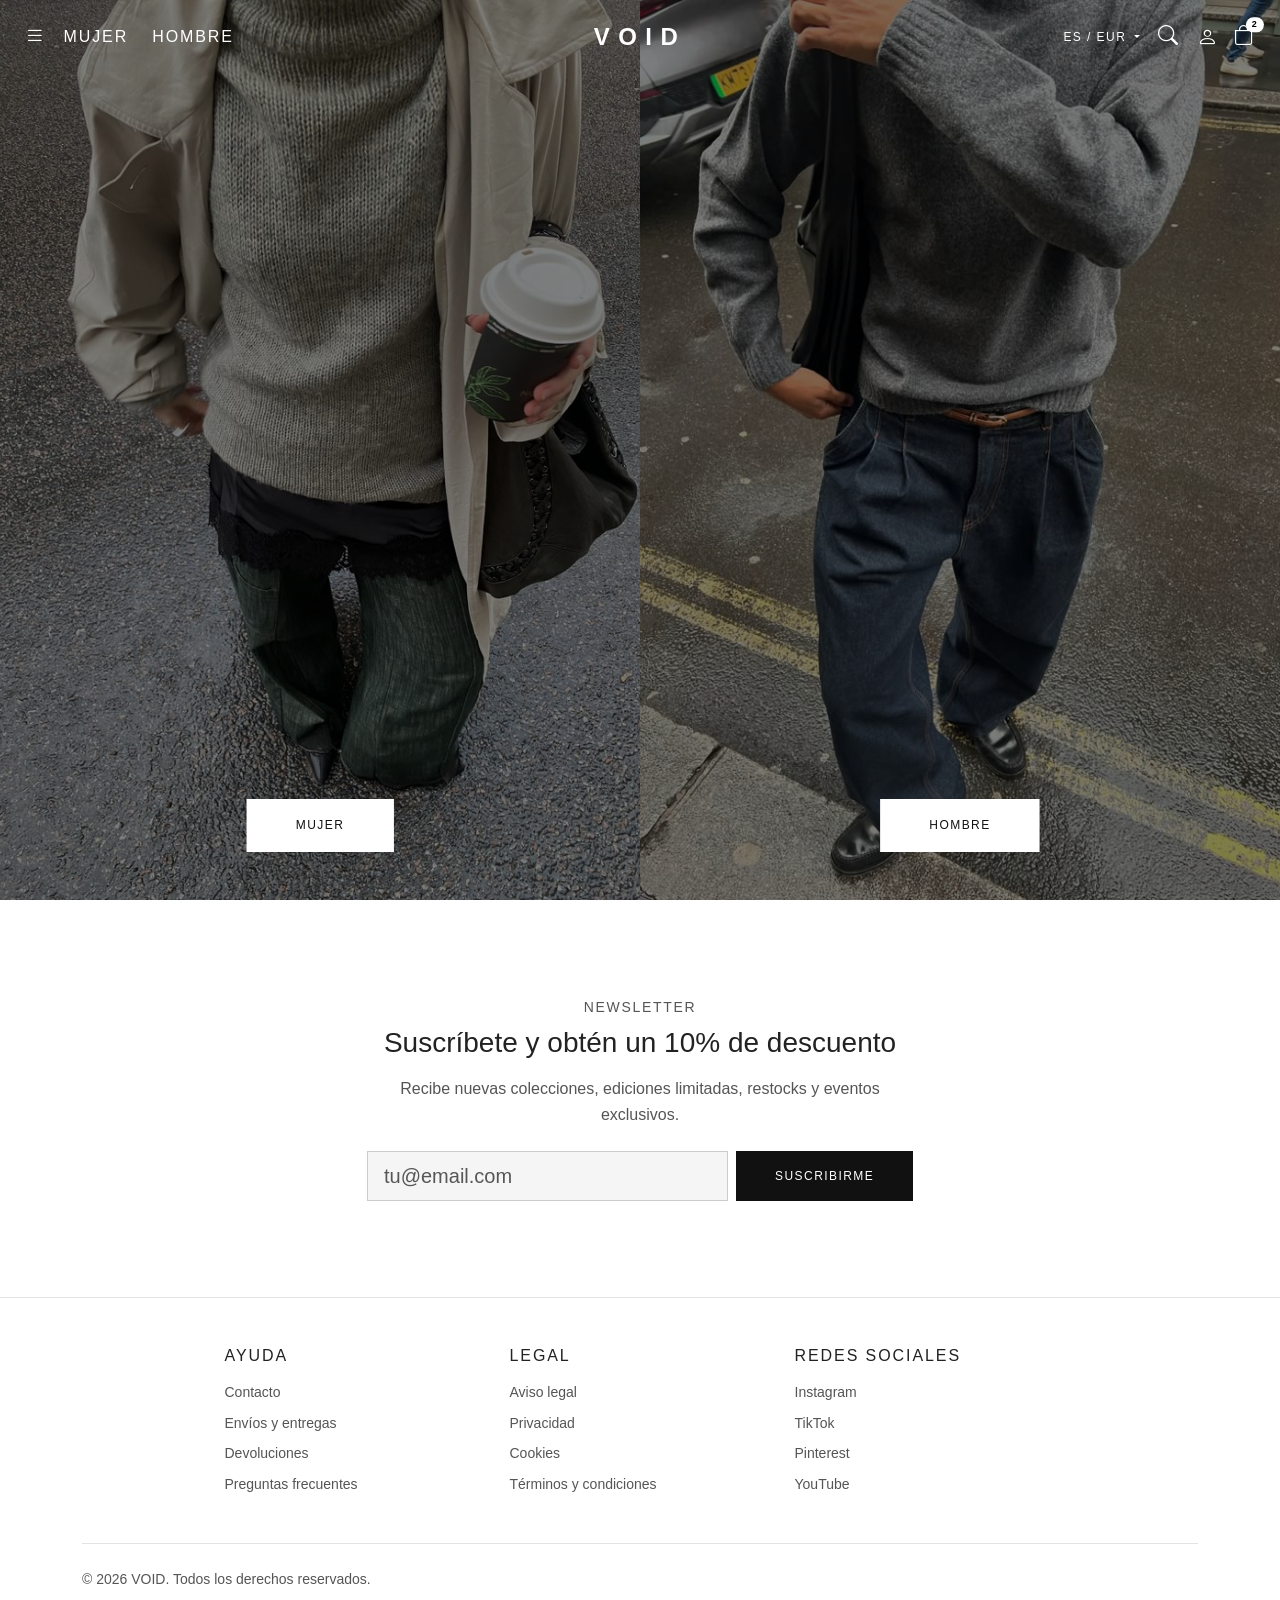
<file: index.html>
<!DOCTYPE html>
<html lang="es">

<head>
    <meta charset="UTF-8">
    <meta name="viewport" content="width=device-width, initial-scale=1">
    <meta name="description" content="VOID · Moda urbana minimalista. Colecciones de mujer y hombre.">
    <title>VOID · Moda urbana minimalista</title>

    <!-- Bootstrap Icons local + CSS generado con Sass -->
    <link rel="stylesheet" href="css/bootstrap-icons.min.css">
    <link rel="stylesheet" href="css/custom.css">
</head>

<body>
    <!-- ============================================================
       HEADER DINÁMICO
       Empieza transparente sobre el hero y pasa a blanco al hacer scroll (js/script.js).
       Iconos: Bootstrap Icons v1.13.2 (https://icons.getbootstrap.com/) · licencia MIT.
       ============================================================ -->
    <header class="fixed-top w-100">
        <nav class="navbar py-3 py-lg-4" aria-label="Barra de navegación principal">
            <div class="container-fluid px-3 px-lg-4 position-relative">

                <!-- Zona izquierda: menú móvil + categorías de escritorio -->
                 <!-- El botón hamburguesa abre el menú lateral (Offcanvas) 
                  en todas las resoluciones, complementado en el escritorio por accesos directos Mujer/Hombre. -->
                <div class="d-flex align-items-center gap-3">
                    <button class="btn btn-link p-0 header-btn" type="button" data-bs-toggle="offcanvas"
                        data-bs-target="#menuOffcanvas" aria-controls="menuOffcanvas" aria-label="Abrir menú">
                        <i class="bi bi-list fs-5 lh-1" aria-hidden="true"></i>
                    </button>

                    <div class="d-none d-lg-flex align-items-center gap-4">
                        <a class="nav-link p-0 small text-uppercase tracking-wide" href="#mujer">Mujer</a>
                        <a class="nav-link p-0 small text-uppercase tracking-wide" href="#hombre">Hombre</a>
                    </div>
                </div>

                <!-- Zona central: logotipo siempre centrado -->
                <a class="navbar-brand position-absolute top-50 start-50 translate-middle m-0 py-0 brand-void"
                    href="index.html" aria-label="VOID, ir a la página principal">
                    VOID
                </a>

                <!-- Zona derecha: país, búsqueda, perfil y cesta -->
                <div class="d-flex align-items-center gap-3">
                    <div class="dropdown d-none d-md-block">
                        <button
                            class="btn btn-link text-decoration-none p-0 small tracking-wide dropdown-toggle header-btn"
                            type="button" data-bs-toggle="dropdown" aria-expanded="false">
                            ES / EUR
                        </button>
                        <ul class="dropdown-menu dropdown-menu-end rounded-0 border-0 shadow-sm mt-3">
                            <li><a class="dropdown-item small" href="#">España · EUR</a></li>
                            <li><a class="dropdown-item small" href="#">Francia · EUR</a></li>
                            <li><a class="dropdown-item small" href="#">Portugal · EUR</a></li>
                            <li><a class="dropdown-item small" href="#">Reino Unido · GBP</a></li>
                        </ul>
                    </div>
                    <!--boton de busqueda que abre el overlay de busqueda-->
                    <button class="btn btn-link p-0 header-btn" type="button" data-bs-toggle="offcanvas"
                        data-bs-target="#searchOverlay" aria-controls="searchOverlay" aria-label="Buscar">
                        <i class="bi bi-search fs-5 lh-1" aria-hidden="true"></i>
                    </button>

                    <a class="header-link d-inline-flex align-items-center" href="login.html" aria-label="Mi perfil">
                        <i class="bi bi-person fs-5 lh-1" aria-hidden="true"></i>
                    </a>
                    <!-- Botón del carrito -->
                    <!-- el contenido del carrito es estático para la maquetación -->
                    <button class="btn btn-link position-relative p-0 header-btn" type="button"
                        data-bs-toggle="offcanvas" data-bs-target="#cartOffcanvas" aria-controls="cartOffcanvas"
                        aria-label="Abrir cesta de la compra, 2 productos">
                        <i class="bi bi-bag fs-5 lh-1" aria-hidden="true"></i>
                        <span
                            class="position-absolute top-0 start-100 translate-middle badge rounded-pill header-cart-badge">
                            2
                        </span>
                    </button>
                </div>

            </div>
        </nav>
    </header>

    <main>
        <!-- Título principal para SEO -->
        <h1 class="visually-hidden">VOID · Moda urbana minimalista</h1>

        <!-- ============================================================
        HERO · Pantalla completa y dos columnas hombre/mujer
        Móvil: imagen de mujer de fondo (col-12) con ambos botones centrados.
        Escritorio: mujer y hombre al 50% con sus botones correspondientes.
        ============================================================ -->
        <section aria-label="Colecciones destacadas" class="position-relative vh-100 overflow-hidden">
            <div class="container-fluid g-0 h-100">
                <div class="row g-0 h-100">

                    <!-- Columna Mujer: fondo en móvil y 50% en escritorio -->
                    <div id="mujer" class="col-12 col-md-6 position-relative h-100 overflow-hidden">
                        <img src="img/cat-mujer.jpg"
                            class="position-absolute top-0 start-0 w-100 h-100 object-fit-cover"
                            alt="Bolso de la colección de mujer VOID">
                        <div class="position-absolute top-0 start-0 w-100 h-100 bg-black opacity-50"></div>

                        <!-- Botón individual de Mujer: visible únicamente en escritorio -->
                        <a href="#pills-mujer"
                            class="btn btn-light position-absolute bottom-0 start-50 translate-middle-x mb-5 px-5 py-3 d-none d-md-inline-block z-2">
                            Mujer
                        </a>
                    </div>

                    <!-- Columna Hombre: oculta en móvil, visible desde md -->
                    <div id="hombre" class="col-md-6 d-none d-md-block position-relative h-100 overflow-hidden">
                        <img src="img/cat-hombre.jpg"
                            class="position-absolute top-0 start-0 w-100 h-100 object-fit-cover"
                            alt="Pantalón de la colección de hombre VOID">
                        <div class="position-absolute top-0 start-0 w-100 h-100 bg-black opacity-50"></div>

                        <!-- Botón individual de Hombre: visible únicamente en escritorio  -->
                        <a href="#pills-hombre"
                            class="btn btn-light position-absolute bottom-0 start-50 translate-middle-x mb-5 px-5 py-3 d-none d-md-inline-block z-2">
                            Hombre
                        </a>
                    </div>

                </div>
            </div>

            <!-- Contenedor flotante exclusivo para móvil: muestra ambos botones centrados sobre la pantalla -->
            <div
                class="position-absolute bottom-0 start-50 translate-middle-x mb-5 d-flex gap-2 d-md-none z-2 w-100 justify-content-center px-3">
                <a href="#pills-mujer" class="btn btn-light px-4 py-3 flex-fill text-center">
                    Mujer
                </a>
                <a href="#pills-hombre" class="btn btn-light px-4 py-3 flex-fill text-center">
                    Hombre
                </a>
            </div>
        </section>


        <!-- ============================================================
         NEWSLETTER
         Formulario validado desde js/script.js
         ============================================================ -->
        <section id="newsletter" class="bg-white py-5">
            <div class="container py-4 py-lg-5">
                <div class="row justify-content-center text-center">
                    <div class="col-12 col-md-8 col-lg-6">

                        <p class="small text-uppercase text-secondary tracking-wide mb-2">Newsletter</p>
                        <h2 class="h3 mb-3">Suscríbete y obtén un 10% de descuento</h2>
                        <p class="text-secondary mb-4">
                            Recibe nuevas colecciones, ediciones limitadas, restocks y eventos exclusivos.
                        </p>

                        <form id="formNewsletter" class="form-validable row g-2 justify-content-center" novalidate
                            data-mensaje-ok="¡Gracias! Ya estás suscrito.">

                            <div class="col-12 col-sm-8">
                                <label for="emailNewsletter" class="visually-hidden">Correo electrónico</label>
                                <input type="email" class="form-control form-control-lg" id="emailNewsletter"
                                    name="email" placeholder="tu@email.com" autocomplete="email" required>
                                <div class="invalid-feedback text-start">Introduce un correo electrónico válido.</div>
                            </div>

                            <div class="col-12 col-sm-4 d-grid">
                                <button type="submit" class="btn btn-dark btn-sm">Suscribirme
                                </button>
                            </div>

                            <!-- Contenedor del mensaje de validación -->
                            <div class="col-12 mensaje-validacion alert d-none mt-3 mb-0" role="alert"></div>

                        </form>

                    </div>
                </div>
            </div>
        </section>
    </main>

    <!-- ============================================================
         FOOTER (antes de offcanvas y scripts)
         ============================================================ -->
    <footer class="bg-white border-top pt-5">
        <div class="container">

            <div class="row justify-content-center g-4 pb-5">

                <div class="col-6 col-md-3">
                    <h2 class="h6 text-uppercase tracking-wide mb-3">Ayuda</h2>
                    <ul class="list-unstyled d-grid gap-2 small mb-0">
                        <li><a class="link-secondary text-decoration-none" href="#">Contacto</a></li>
                        <li><a class="link-secondary text-decoration-none" href="#">Envíos y entregas</a></li>
                        <li><a class="link-secondary text-decoration-none" href="#">Devoluciones</a></li>
                        <li><a class="link-secondary text-decoration-none" href="#">Preguntas frecuentes</a></li>
                    </ul>
                </div>

                <div class="col-6 col-md-3">
                    <h2 class="h6 text-uppercase tracking-wide mb-3">Legal</h2>
                    <ul class="list-unstyled d-grid gap-2 small mb-0">
                        <li><a class="link-secondary text-decoration-none" href="#">Aviso legal</a></li>
                        <li><a class="link-secondary text-decoration-none" href="#">Privacidad</a></li>
                        <li><a class="link-secondary text-decoration-none" href="#">Cookies</a></li>
                        <li><a class="link-secondary text-decoration-none" href="#">Términos y condiciones</a></li>
                    </ul>
                </div>

                <div class="col-6 col-md-3">
                    <h2 class="h6 text-uppercase tracking-wide mb-3">Redes sociales</h2>
                    <ul class="list-unstyled d-grid gap-2 small mb-0">
                        <li><a class="link-secondary text-decoration-none" href="#">Instagram</a></li>
                        <li><a class="link-secondary text-decoration-none" href="#">TikTok</a></li>
                        <li><a class="link-secondary text-decoration-none" href="#">Pinterest</a></li>
                        <li><a class="link-secondary text-decoration-none" href="#">YouTube</a></li>
                    </ul>
                </div>

            </div>

            <div class="border-top py-4 d-flex flex-column flex-md-row justify-content-between gap-2">
                <p class="small text-secondary mb-0">© 2026 VOID. Todos los derechos reservados.</p>
            </div>

        </div>
    </footer>



    <!-- ============================================================
       OFF CANVAS · MENÚ MÓVIL
       Se abre con el botón hamburguesa y sus enlaces se cierran
       desde js/script.js.
       ============================================================ -->
    <aside class="offcanvas offcanvas-start" tabindex="-1" id="menuOffcanvas" aria-labelledby="menuOffcanvasLabel">
        <div class="offcanvas-header border-bottom">
            <h2 class="offcanvas-title brand-void fs-5" id="menuOffcanvasLabel">VOID</h2>
            <button type="button" class="btn-close" data-bs-dismiss="offcanvas" aria-label="Cerrar menú"></button>
        </div>

        <div class="offcanvas-body d-flex flex-column p-4">

            <!-- Pestañas Hombre / Mujer con nav tabs pills de Bootstrap-->
            <ul class="nav nav-pills nav-fill gap-2 mb-4" id="pills-tab" role="tablist">
                <li class="nav-item" role="presentation">
                    <button class="nav-link active text-uppercase tracking-wide rounded-0 py-2" id="pills-mujer-tab"
                        data-bs-toggle="pill" data-bs-target="#pills-mujer" type="button" role="tab"
                        aria-controls="pills-mujer" aria-selected="true">
                        Mujer
                    </button>
                </li>
                <li class="nav-item" role="presentation">
                    <button class="nav-link text-uppercase tracking-wide rounded-0 py-2" id="pills-hombre-tab"
                        data-bs-toggle="pill" data-bs-target="#pills-hombre" type="button" role="tab"
                        aria-controls="pills-hombre" aria-selected="false">
                        Hombre
                    </button>
                </li>
            </ul>

            <!-- Contenido de cada pestaña -->
            <div class="tab-content" id="pills-tabContent">
                <!-- Panel Mujer -->
                <div class="tab-pane fade show active" id="pills-mujer" role="tabpanel"
                    aria-labelledby="pills-mujer-tab">
                    <nav class="nav flex-column gap-0" aria-label="Categorías de la tienda">
                        <a class="nav-link px-0 text-dark text-uppercase small tracking-wide" href="#mujer">Ver todo
                            Mujer</a>
                        <a class="nav-link px-0 text-dark text-uppercase small tracking-wide"
                            href="#coleccion-mujer">Colección</a>
                        <!--Subcategorias dentro de colección-->
                        <div class="d-flex flex-column gap-0 ps-3 border-start">
                            <a class="nav-link px-0 text-secondary small tracking-wide"
                                href="#camisetas-mujer">Camisetas</a>
                            <a class="nav-link px-0 text-secondary small tracking-wide" href="#hoodies-mujer">Hoodies</a>
                            <a class="nav-link px-0 text-secondary small tracking-wide"
                                href="#pantalones-mujer">Pantalones</a>
                            <a class="nav-link px-0 text-secondary small tracking-wide" href="#jeans-mujer">Jeans</a>
                            <a class="nav-link px-0 text-secondary small tracking-wide" href="#calzado-mujer">Calzado</a>
                            <a class="nav-link px-0 text-secondary small tracking-wide"
                                href="#accesorios-mujer">Accesorios</a>
                        </div>
                        <a class="nav-link px-0 text-secondary text-uppercase small tracking-wide"
                            href="#novedades-mujer">Novedades</a>
                        <!--Bootstrap para ver el texto rojo-->
                        <a class="nav-link px-0 text-danger text-uppercase small tracking-wide"
                            href="#promociones-mujer">
                            Promociones
                        </a>
                    </nav>
                </div>

                <!-- Panel Hombre -->
                <div class="tab-pane fade" id="pills-hombre" role="tabpanel" aria-labelledby="pills-hombre-tab">
                    <nav class="nav flex-column gap-0" aria-label="Categorías de la tienda">
                        <a class="nav-link px-0 text-dark text-uppercase small tracking-wide" href="#hombre">Ver todo
                            Hombre</a>
                        <a class="nav-link px-0 text-dark text-uppercase small tracking-wide"
                            href="#coleccion-hombre">Colección</a>
                        <div class="d-flex flex-column gap-0 ps-3 border-start">
                            <a class="nav-link px-0 text-secondary small tracking-wide"
                                href="#camisetas-hombre">Camisetas</a>
                            <a class="nav-link px-0 text-secondary small tracking-wide" href="#hoodies-hombre">Hoodies</a>
                            <a class="nav-link px-0 text-secondary small tracking-wide"
                                href="#pantalones-hombre">Pantalones</a>
                            <a class="nav-link px-0 text-secondary small tracking-wide" href="#jeans-hombre">Jeans</a>
                            <a class="nav-link px-0 text-secondary small tracking-wide" href="#calzado-hombre">Calzado</a>
                            <a class="nav-link px-0 text-secondary small tracking-wide"
                                href="#accesorios-hombre">Accesorios</a>
                        </div>
                        <a class="nav-link px-0 text-secondary text-uppercase small tracking-wide"
                            href="#novedades-hombre">Novedades</a>
                        <a class="nav-link px-0 text-danger text-uppercase small tracking-wide"
                            href="#promociones-hombre">
                            Promociones
                        </a>
                    </nav>
                </div>
            </div>

        </div>
    </aside>

    <!-- ============================================================
       OFF CANVAS · CARRITO LATERAL
       Incluye dos productos estáticos y el total de la compra.
       ============================================================ -->
    <aside class="offcanvas offcanvas-end" tabindex="-1" id="cartOffcanvas" aria-labelledby="cartOffcanvasLabel">
        <div class="offcanvas-header border-bottom">
            <h2 class="offcanvas-title text-uppercase tracking-wide" id="cartOffcanvasLabel">
                Tu cesta <span class="text-secondary fs-6">(2)</span>
            </h2>
            <button type="button" class="btn-close" data-bs-dismiss="offcanvas" aria-label="Cerrar cesta"></button>
        </div>

        <div class="offcanvas-body d-flex flex-column">

            <!-- Producto 1 -->
            <div class="d-flex gap-3 pb-3 mb-3 border-bottom">
                <img src="img/bolso.jpg" alt="Bolso en color negro" class="flex-shrink-0 object-fit-cover" width="90"
                    height="110" loading="lazy">
                <div class="flex-grow-1">
                    <div class="d-flex justify-content-between align-items-start">
                        <h3 class="h6 mb-1">Bolso</h3>
                        <button type="button" class="btn btn-link text-secondary p-0 lh-1" aria-label="Eliminar Bolso">
                            <i class="bi bi-x-lg" aria-hidden="true"></i>
                        </button>
                    </div>
                    <p class="small text-secondary mb-2">Talla única · Negro</p>
                    <p class="mb-0 fw-semibold">49,00 €</p>
                </div>
            </div>

            <!-- Producto 2 -->
            <div class="d-flex gap-3 pb-3 mb-3 border-bottom">
                <img src="img/cargo.jpg" alt="Pantalón cargo Void en estampado camuflaje"
                    class="flex-shrink-0 object-fit-cover" width="90" height="110" loading="lazy">
                <div class="flex-grow-1">
                    <div class="d-flex justify-content-between align-items-start">
                        <h3 class="h6 mb-1">Pantalón Cargo</h3>
                        <button type="button" class="btn btn-link text-secondary p-0 lh-1"
                            aria-label="Eliminar Pantalón Cargo">
                            <i class="bi bi-x-lg" aria-hidden="true"></i>
                        </button>
                    </div>
                    <p class="small text-secondary mb-2">Talla M · Pantalón camuflaje</p>
                    <p class="mb-0 fw-semibold">50,00 €</p>
                </div>
            </div>

            <!-- Total y acción de compra -->
            <div class="mt-auto pt-4 border-top">
                <div class="d-flex justify-content-between mb-2">
                    <span class="text-uppercase small tracking-wide">Total</span>
                    <strong>99,00 €</strong>
                </div>
                <p class="small text-secondary mb-4">Envío y devoluciones gratuitos en pedidos superiores a 35 €.</p>
                <button type="button" class="btn btn-dark w-100">Tramitar pedido</button>
                <button type="button" id="cerrarCarrito"
                    class="btn btn-link link-secondary w-100 mt-2 text-decoration-none">
                    Seguir comprando
                </button>
            </div>

        </div>
    </aside>
    <!-- ============================================================
     OVERLAY DE BÚSQUEDA con Bootstrap
     ============================================================ -->
     <!--he usado aside, considero que podría ser div-->
    <aside class="offcanvas offcanvas-top vh-100 bg-white" tabindex="-1" id="searchOverlay"
        aria-labelledby="searchOverlayLabel">

        <!-- Cabecera del buscador: Marca y X para cerrar -->
        <div class="container-fluid px-4 py-3 border-bottom d-flex justify-content-between align-items-center">
            <span class="fs-5 fw-bold tracking-wide text-uppercase" id="searchOverlayLabel">VOID</span>
            <button type="button" class="btn-close" data-bs-dismiss="offcanvas" aria-label="Cerrar búsqueda"></button>
        </div>

        <!-- Cuerpo: Todo dentro del mismo contenedor centrado a 1100px -->
        <div class="offcanvas-body d-flex flex-column align-items-center pt-4 px-3">
            <div class="w-100" style="max-width: 1100px;">

                <!-- Barra de búsqueda -->
                <form action="#" method="get" class="mb-3">
                    <div class="input-group border-bottom border-dark pb-2">
                        <input type="search" class="form-control border-0 shadow-none px-0 fs-4 text-dark"
                            placeholder="Buscar prendas, accesorios..." aria-label="Buscar en la tienda">
                        <button class="btn border-0 p-0 text-dark" type="submit" aria-label="Confirmar búsqueda">
                            <i class="bi bi-search fs-4" aria-hidden="true"></i>
                        </button>
                    </div>
                </form>

                <!-- Términos sugeridos -->
                <div class="d-flex flex-wrap gap-2 text-uppercase small text-secondary mb-4">
                    <span class="fw-bold text-dark me-2">Tendencias:</span>
                    <a href="#camisetas" class="text-decoration-none text-secondary">Camisetas</a>
                    <span>·</span>
                    <a href="#hoodies" class="text-decoration-none text-secondary">Hoodies</a>
                    <span>·</span>
                    <a href="#cargo" class="text-decoration-none text-secondary">Cargo</a>
                    <span>·</span>
                    <a href="#bolsos" class="text-decoration-none text-secondary">Bolsos</a>
                </div>

                <!-- Título alineado con el ancho de las tarjetas -->
                <h2 class="fs-6 text-uppercase tracking-wide text-secondary mb-3">Prendas populares</h2>

                <!-- 4 tarjetas en una sola fila  -->
                <div class="row row-cols-2 row-cols-md-4 g-3 g-md-4">

                    <!-- Prenda 1: Bolso -->
                    <div class="col">
                        <a href="#bolso"
                            class="text-decoration-none text-dark d-block card border-0 h-100 bg-transparent">
                            <img src="img/bolso.jpg" alt="Bolso" class="w-100 object-fit-cover mb-2"
                                style="aspect-ratio: 3/4;" loading="lazy">
                            <div class="card-body p-0">
                                <h3 class="h6 mb-1 text-truncate">Bolso</h3>
                                <p class="small text-secondary mb-0">49,00 €</p>
                            </div>
                        </a>
                    </div>

                    <!-- Prenda 2: Pantalón Cargo -->
                    <div class="col">
                        <a href="#cargo"
                            class="text-decoration-none text-dark d-block card border-0 h-100 bg-transparent">
                            <img src="img/cargo.jpg" alt="Pantalón Cargo" class="w-100 object-fit-cover mb-2"
                                style="aspect-ratio: 3/4;" loading="lazy">
                            <div class="card-body p-0">
                                <h3 class="h6 mb-1 text-truncate">Pantalón Cargo</h3>
                                <p class="small text-secondary mb-0">50,00 €</p>
                            </div>
                        </a>
                    </div>

                    <!-- Prenda 3: Jogger -->
                    <div class="col">
                        <a href="#jogger"
                            class="text-decoration-none text-dark d-block card border-0 h-100 bg-transparent">
                            <img src="img/jogger.jpg" alt="Jogger" class="w-100 object-fit-cover mb-2"
                                style="aspect-ratio: 3/4;" loading="lazy">
                            <div class="card-body p-0">
                                <h3 class="h6 mb-1 text-truncate">Jogger</h3>
                                <p class="small text-secondary mb-0">39,00 €</p>
                            </div>
                        </a>
                    </div>

                    <!-- Prenda 4: Abrigo -->
                    <div class="col">
                        <a href="#abrigo"
                            class="text-decoration-none text-dark d-block card border-0 h-100 bg-transparent">
                            <img src="img/abrigo.jpg" alt="Abrigo" class="w-100 object-fit-cover mb-2"
                                style="aspect-ratio: 3/4;" loading="lazy">
                            <div class="card-body p-0">
                                <h3 class="h6 mb-1 text-truncate">Abrigo</h3>
                                <p class="small text-secondary mb-0">70,00 €</p>
                            </div>
                        </a>
                    </div>

                </div>

            </div>
        </div>

    </aside>

    <!-- Bootstrap con Popper incluido + JavaScript -->
    <script src="js/bootstrap.bundle.min.js"></script>
    <script src="js/script.js"></script>
</body>

</html>
</file>
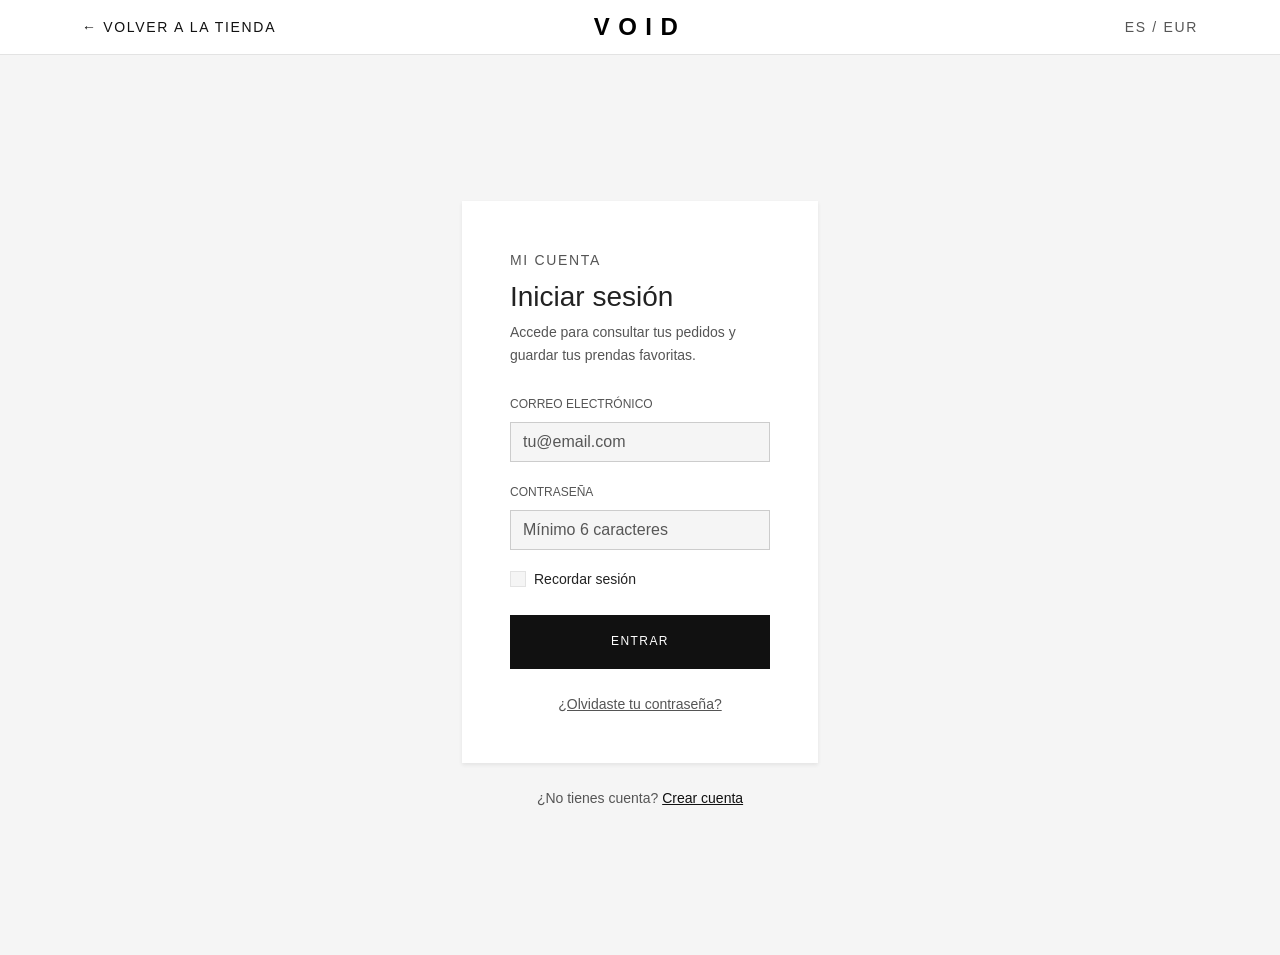
<file: login.html>
<!DOCTYPE html>
<html lang="es">
<head>
  <meta charset="UTF-8">
  <meta name="viewport" content="width=device-width, initial-scale=1">
  <meta name="description" content="Accede a tu cuenta VOID.">
  <title>Iniciar sesión · VOID</title>

  <!-- CSS generado con Sass a partir de scss/custom.scss -->
  <link rel="stylesheet" href="css/custom.css">
</head>
<body>

  <!-- ============================================================
       BARRA SUPERIOR 
       Contiene el logo tipo texto y un enlace para volver a la tienda,
       pulsando el logo tambien vuelve a la página principal.
       ============================================================ -->
  <header class="bg-white border-bottom">
    <nav class="navbar py-3" aria-label="Barra de navegación de acceso">
      <div class="container position-relative">

        <a class="link-dark text-decoration-none small text-uppercase tracking-wide" href="index.html"
           aria-label="Volver a la tienda">
          <span aria-hidden="true">←</span> <span class="d-none d-sm-inline">Volver a la tienda</span>
        </a>

        <a class="navbar-brand position-absolute top-50 start-50 translate-middle m-0 py-0 brand-void"
           href="index.html" aria-label="VOID, ir a la página principal">
          VOID
        </a>

        <span class="d-none d-sm-inline small text-secondary tracking-wide">ES / EUR</span>

      </div>
    </nav>
  </header>

  <!-- ============================================================
       FORMULARIO DE ACCESO
       Contenedor centrado vertical y horizontalmente (row justify-content-center).
       Contiene un formulario con validación de campos y mensajes de error,
       checkbox para recordar sesión y enlaces para recuperar contraseña o crear cuenta (paginas que todavía no existen).
       ============================================================ -->
  <main class="min-vh-100 d-flex align-items-center py-5">
    <div class="container">
      <div class="row justify-content-center">
        <div class="col-12 col-sm-9 col-md-6 col-lg-4">

          <div class="card border-0 shadow-sm">
            <div class="card-body p-4 p-md-5">

              <p class="small text-uppercase text-secondary tracking-wide mb-2">Mi cuenta</p>
              <h1 class="h3 mb-2">Iniciar sesión</h1>
              <p class="small text-secondary mb-4">
                Accede para consultar tus pedidos y guardar tus prendas favoritas.
              </p>

              <!-- Formulario validado desde js/script.js -->
              <form id="formLogin" class="form-validable" novalidate
                    data-mensaje-ok="Acceso correcto. Bienvenido de nuevo a VOID.">

                <div class="mb-3">
                  <label for="emailLogin" class="form-label text-uppercase text-secondary">
                    Correo electrónico
                  </label>
                  <input type="email" class="form-control" id="emailLogin" name="email"
                         placeholder="tu@email.com" autocomplete="email" required>
                  <div class="invalid-feedback">Introduce un correo electrónico válido.</div>
                </div>

                <div class="mb-3">
                  <label for="passwordLogin" class="form-label text-uppercase text-secondary">
                    Contraseña
                  </label>
                  <input type="password" class="form-control" id="passwordLogin" name="password"
                         placeholder="Mínimo 6 caracteres" autocomplete="current-password"
                         minlength="6" required>
                  <div class="invalid-feedback">La contraseña debe tener al menos 6 caracteres.</div>
                </div>

                <div class="form-check mb-4">
                  <input class="form-check-input" type="checkbox" id="recordarSesion">
                  <label class="form-check-label small" for="recordarSesion">Recordar sesión</label>
                </div>

                <button type="submit" class="btn btn-dark w-100 py-3">Entrar</button>

                <!-- Contenedor del mensaje de validación -->
                <div class="mensaje-validacion alert d-none mt-3 mb-0" role="alert"></div>

              </form>

              <p class="small text-center text-secondary mt-4 mb-0">
                <a class="link-secondary" href="#">¿Olvidaste tu contraseña?</a>
              </p>

            </div>
          </div>

          <p class="small text-center text-secondary mt-4 mb-0">
            ¿No tienes cuenta? <a class="link-dark" href="#">Crear cuenta</a>
          </p>

        </div>
      </div>
    </div>
  </main>

  <!-- Bootstrap con Popper incluido + JavaScript -->
  <script src="js/bootstrap.bundle.min.js"></script>
  <script src="js/script.js"></script>
</body>
</html>
</file>
